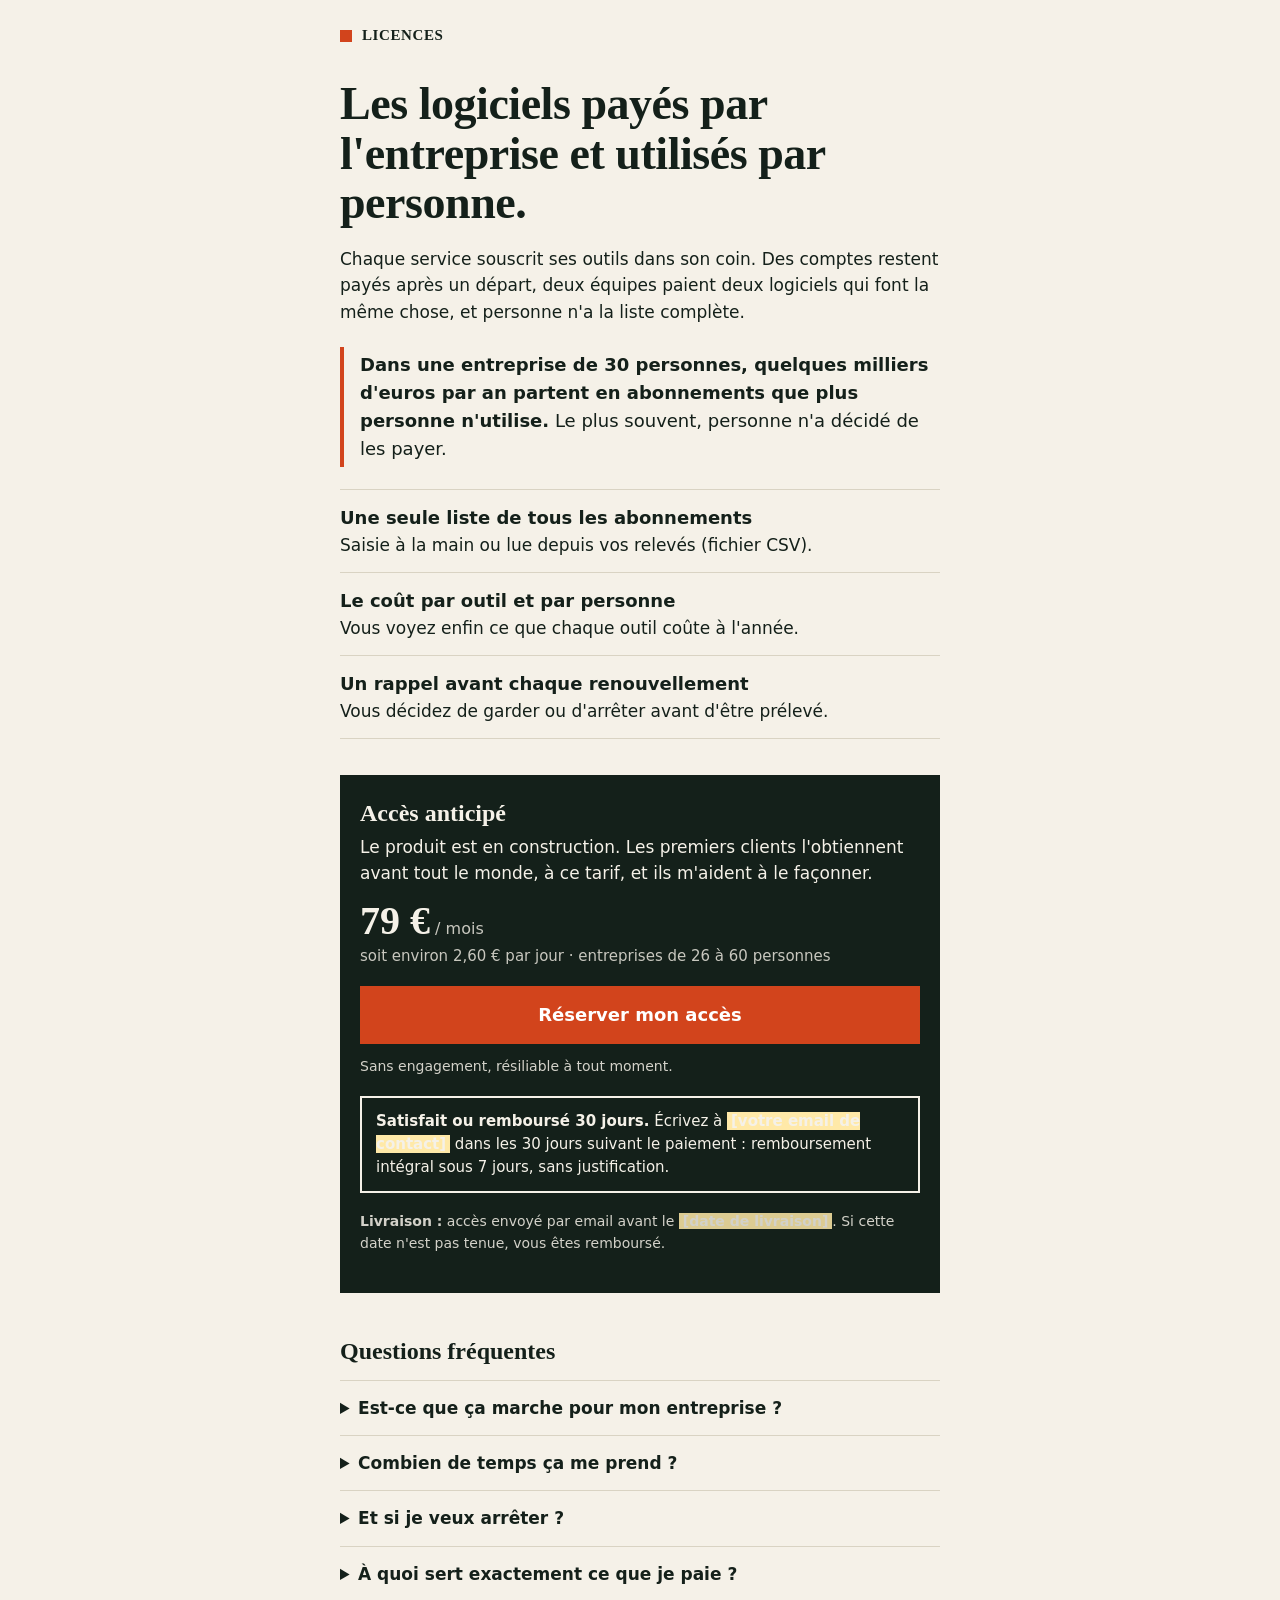
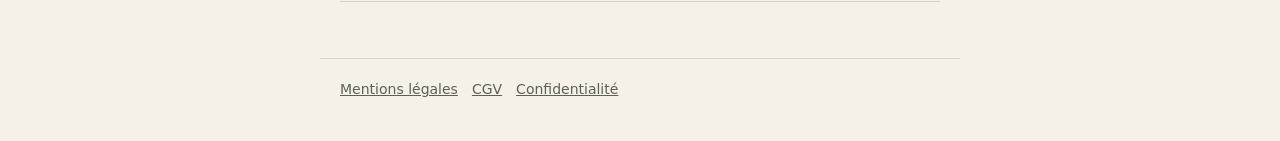
<file: index.html>
<!doctype html>
<html lang="fr">
<head>
<meta charset="utf-8">
<meta name="viewport" content="width=device-width,initial-scale=1">
<title>Licences — Les logiciels payés par l'entreprise et utilisés par personne</title>
<meta name="description" content="Retrouvez les abonnements logiciels que votre entreprise paie pour rien : comptes de personnes parties, doublons, renouvellements oubliés.">
<meta property="og:type" content="website">
<meta property="og:locale" content="fr_FR">
<meta property="og:title" content="Les logiciels payés par l'entreprise et utilisés par personne">
<meta property="og:description" content="Licences retrouve les abonnements inutiles de votre PME et vous prévient avant chaque renouvellement.">
<meta property="og:image" content="https://REMPLACER-PAR-VOTRE-DOMAINE.vercel.app/apercu.png">
<meta name="twitter:card" content="summary_large_image">
<link rel="stylesheet" href="style.css">
</head>
<body>
<main>
  <div class="marque">Licences</div>

  <h1>Les logiciels payés par l'entreprise et utilisés par personne.</h1>
  <p>Chaque service souscrit ses outils dans son coin. Des comptes restent payés après un départ, deux équipes paient deux logiciels qui font la même chose, et personne n'a la liste complète.</p>

  <p class="douleur"><strong>Dans une entreprise de 30 personnes, quelques milliers d'euros par an partent en abonnements que plus personne n'utilise.</strong> Le plus souvent, personne n'a décidé de les payer.</p>

  <ul class="benefices">
    <li><b>Une seule liste de tous les abonnements</b>Saisie à la main ou lue depuis vos relevés (fichier CSV).</li>
    <li><b>Le coût par outil et par personne</b>Vous voyez enfin ce que chaque outil coûte à l'année.</li>
    <li><b>Un rappel avant chaque renouvellement</b>Vous décidez de garder ou d'arrêter avant d'être prélevé.</li>
  </ul>

  <section class="offre" id="offre">
    <h2>Accès anticipé</h2>
    <p>Le produit est en construction. Les premiers clients l'obtiennent avant tout le monde, à ce tarif, et ils m'aident à le façonner.</p>
    <p class="prix">79 €<small> / mois</small></p>
    <p class="jour">soit environ 2,60 € par jour · entreprises de 26 à 60 personnes</p>
    <a class="bouton" href="https://REMPLACER-PAR-LE-LIEN-STRIPE">Réserver mon accès</a>
    <p class="note">Sans engagement, résiliable à tout moment.</p>
    <p class="garantie"><strong>Satisfait ou remboursé 30 jours.</strong> Écrivez à <span class="champ">[votre email de contact]</span> dans les 30 jours suivant le paiement : remboursement intégral sous 7 jours, sans justification.</p>
    <p class="note"><strong>Livraison :</strong> accès envoyé par email avant le <span class="champ">[date de livraison]</span>. Si cette date n'est pas tenue, vous êtes remboursé.</p>
  </section>

  <h2>Questions fréquentes</h2>
  <details><summary>Est-ce que ça marche pour mon entreprise ?</summary><p>Le produit est pensé pour les entreprises de 10 à 100 personnes sans service informatique dédié, qui paient des abonnements logiciels répartis entre plusieurs équipes.</p></details>
  <details><summary>Combien de temps ça me prend ?</summary><p>Quelques minutes pour charger vos relevés ou saisir vos abonnements. La liste, les coûts et les doublons s'affichent ensuite d'eux-mêmes.</p></details>
  <details><summary>Et si je veux arrêter ?</summary><p>Vous résiliez quand vous voulez, sans justification. Dans les 30 premiers jours, vous êtes en plus remboursé.</p></details>
  <details><summary>À quoi sert exactement ce que je paie ?</summary><p>À l'accès à Licences : l'inventaire de vos abonnements, le coût par outil et par personne, le repérage des comptes inutilisés et des doublons, et les rappels avant renouvellement.</p></details>
</main>
<footer>
  <a href="mentions-legales.html">Mentions légales</a><a href="cgv.html">CGV</a><a href="confidentialite.html">Confidentialité</a>
</footer>
</body>
</html>
</file>
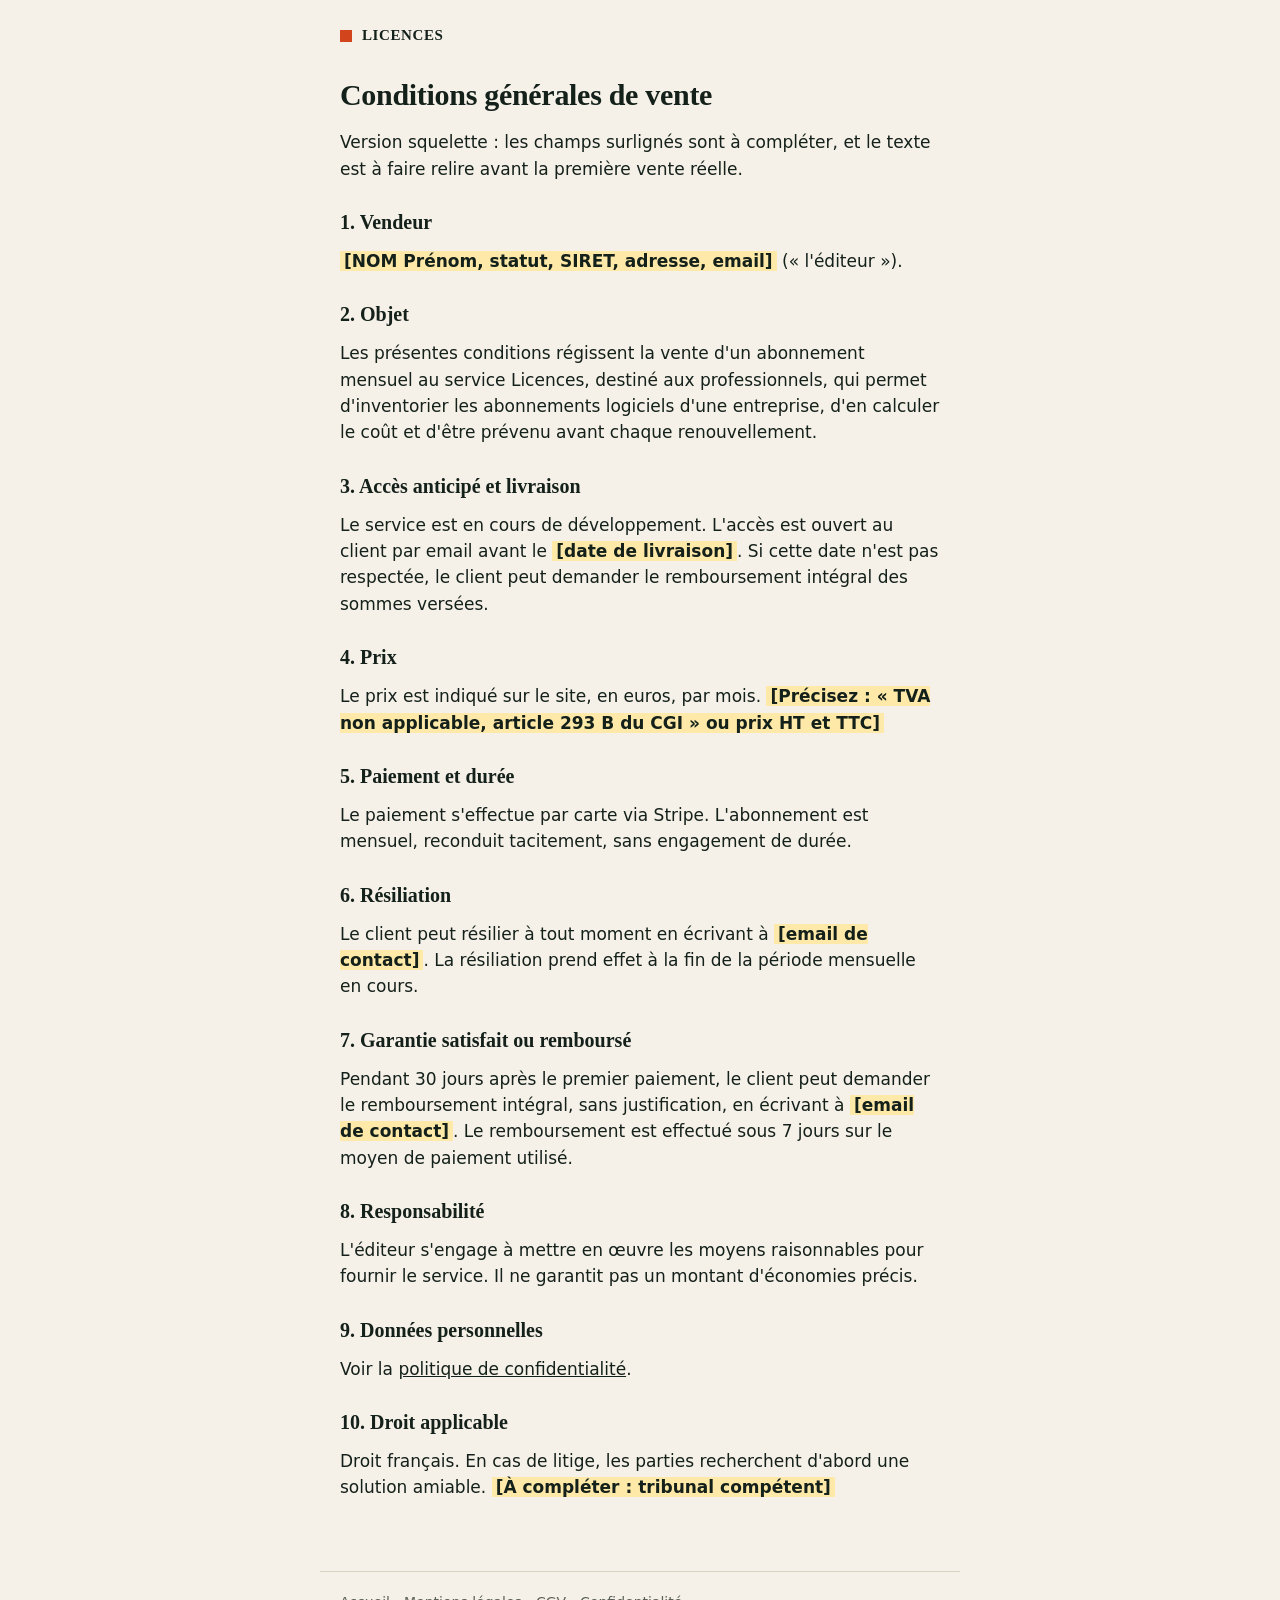
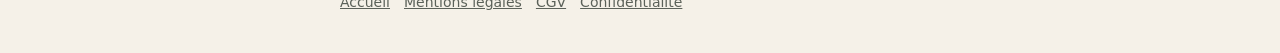
<file: cgv 2.html>
<!doctype html>
<html lang="fr">
<head>
<meta charset="utf-8">
<meta name="viewport" content="width=device-width,initial-scale=1">
<title>Conditions générales de vente — Licences</title>
<meta name="description" content="Conditions générales de vente de Licences.">
<link rel="stylesheet" href="style.css">
</head>
<body>
<main class="legal">
  <div class="marque"><a href="index.html" style="text-decoration:none;color:inherit">Licences</a></div>
  <h1>Conditions générales de vente</h1>
  <p>Version squelette : les champs surlignés sont à compléter, et le texte est à faire relire avant la première vente réelle.</p>

  <h2>1. Vendeur</h2>
  <p><span class="champ">[NOM Prénom, statut, SIRET, adresse, email]</span> (« l'éditeur »).</p>

  <h2>2. Objet</h2>
  <p>Les présentes conditions régissent la vente d'un abonnement mensuel au service Licences, destiné aux professionnels, qui permet d'inventorier les abonnements logiciels d'une entreprise, d'en calculer le coût et d'être prévenu avant chaque renouvellement.</p>

  <h2>3. Accès anticipé et livraison</h2>
  <p>Le service est en cours de développement. L'accès est ouvert au client par email avant le <span class="champ">[date de livraison]</span>. Si cette date n'est pas respectée, le client peut demander le remboursement intégral des sommes versées.</p>

  <h2>4. Prix</h2>
  <p>Le prix est indiqué sur le site, en euros, par mois. <span class="champ">[Précisez : « TVA non applicable, article 293 B du CGI » ou prix HT et TTC]</span></p>

  <h2>5. Paiement et durée</h2>
  <p>Le paiement s'effectue par carte via Stripe. L'abonnement est mensuel, reconduit tacitement, sans engagement de durée.</p>

  <h2>6. Résiliation</h2>
  <p>Le client peut résilier à tout moment en écrivant à <span class="champ">[email de contact]</span>. La résiliation prend effet à la fin de la période mensuelle en cours.</p>

  <h2>7. Garantie satisfait ou remboursé</h2>
  <p>Pendant 30 jours après le premier paiement, le client peut demander le remboursement intégral, sans justification, en écrivant à <span class="champ">[email de contact]</span>. Le remboursement est effectué sous 7 jours sur le moyen de paiement utilisé.</p>

  <h2>8. Responsabilité</h2>
  <p>L'éditeur s'engage à mettre en œuvre les moyens raisonnables pour fournir le service. Il ne garantit pas un montant d'économies précis.</p>

  <h2>9. Données personnelles</h2>
  <p>Voir la <a href="confidentialite.html">politique de confidentialité</a>.</p>

  <h2>10. Droit applicable</h2>
  <p>Droit français. En cas de litige, les parties recherchent d'abord une solution amiable. <span class="champ">[À compléter : tribunal compétent]</span></p>
</main>
<footer><a href="index.html">Accueil</a><a href="mentions-legales.html">Mentions légales</a><a href="cgv.html">CGV</a><a href="confidentialite.html">Confidentialité</a></footer>
</body>
</html>
</file>
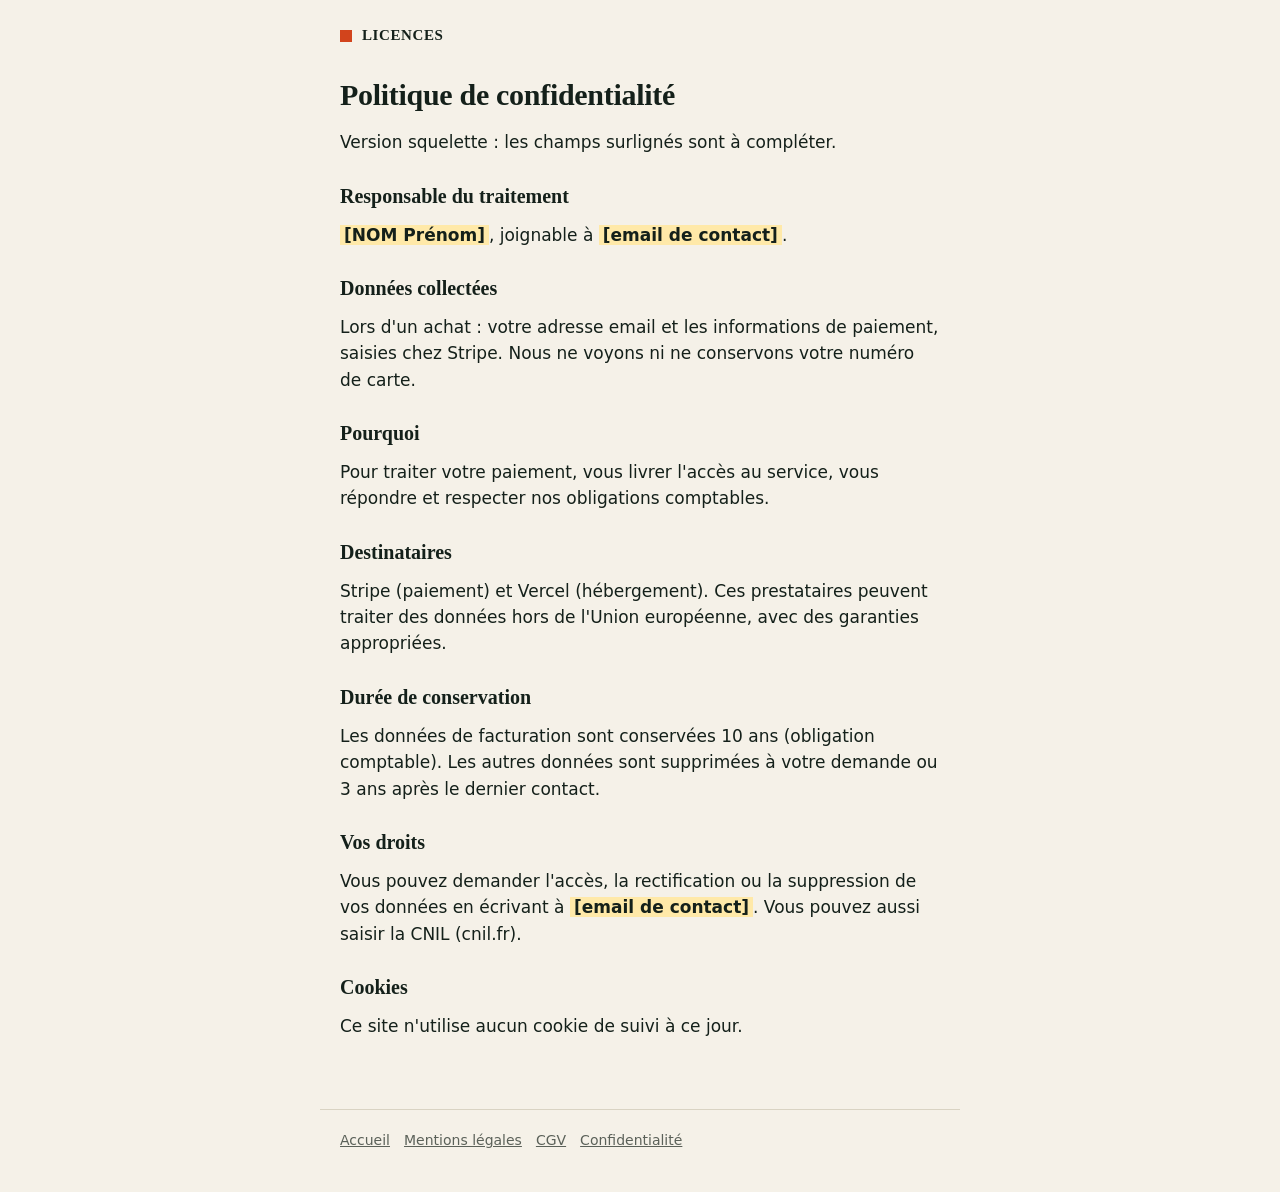
<file: confidentialite.html>
<!doctype html>
<html lang="fr">
<head>
<meta charset="utf-8">
<meta name="viewport" content="width=device-width,initial-scale=1">
<title>Politique de confidentialité — Licences</title>
<meta name="description" content="Politique de confidentialité de Licences.">
<link rel="stylesheet" href="style.css">
</head>
<body>
<main class="legal">
  <div class="marque"><a href="index.html" style="text-decoration:none;color:inherit">Licences</a></div>
  <h1>Politique de confidentialité</h1>
  <p>Version squelette : les champs surlignés sont à compléter.</p>

  <h2>Responsable du traitement</h2>
  <p><span class="champ">[NOM Prénom]</span>, joignable à <span class="champ">[email de contact]</span>.</p>

  <h2>Données collectées</h2>
  <p>Lors d'un achat : votre adresse email et les informations de paiement, saisies chez Stripe. Nous ne voyons ni ne conservons votre numéro de carte.</p>

  <h2>Pourquoi</h2>
  <p>Pour traiter votre paiement, vous livrer l'accès au service, vous répondre et respecter nos obligations comptables.</p>

  <h2>Destinataires</h2>
  <p>Stripe (paiement) et Vercel (hébergement). Ces prestataires peuvent traiter des données hors de l'Union européenne, avec des garanties appropriées.</p>

  <h2>Durée de conservation</h2>
  <p>Les données de facturation sont conservées 10 ans (obligation comptable). Les autres données sont supprimées à votre demande ou 3 ans après le dernier contact.</p>

  <h2>Vos droits</h2>
  <p>Vous pouvez demander l'accès, la rectification ou la suppression de vos données en écrivant à <span class="champ">[email de contact]</span>. Vous pouvez aussi saisir la CNIL (cnil.fr).</p>

  <h2>Cookies</h2>
  <p>Ce site n'utilise aucun cookie de suivi à ce jour.</p>
</main>
<footer><a href="index.html">Accueil</a><a href="mentions-legales.html">Mentions légales</a><a href="cgv.html">CGV</a><a href="confidentialite.html">Confidentialité</a></footer>
</body>
</html>
</file>
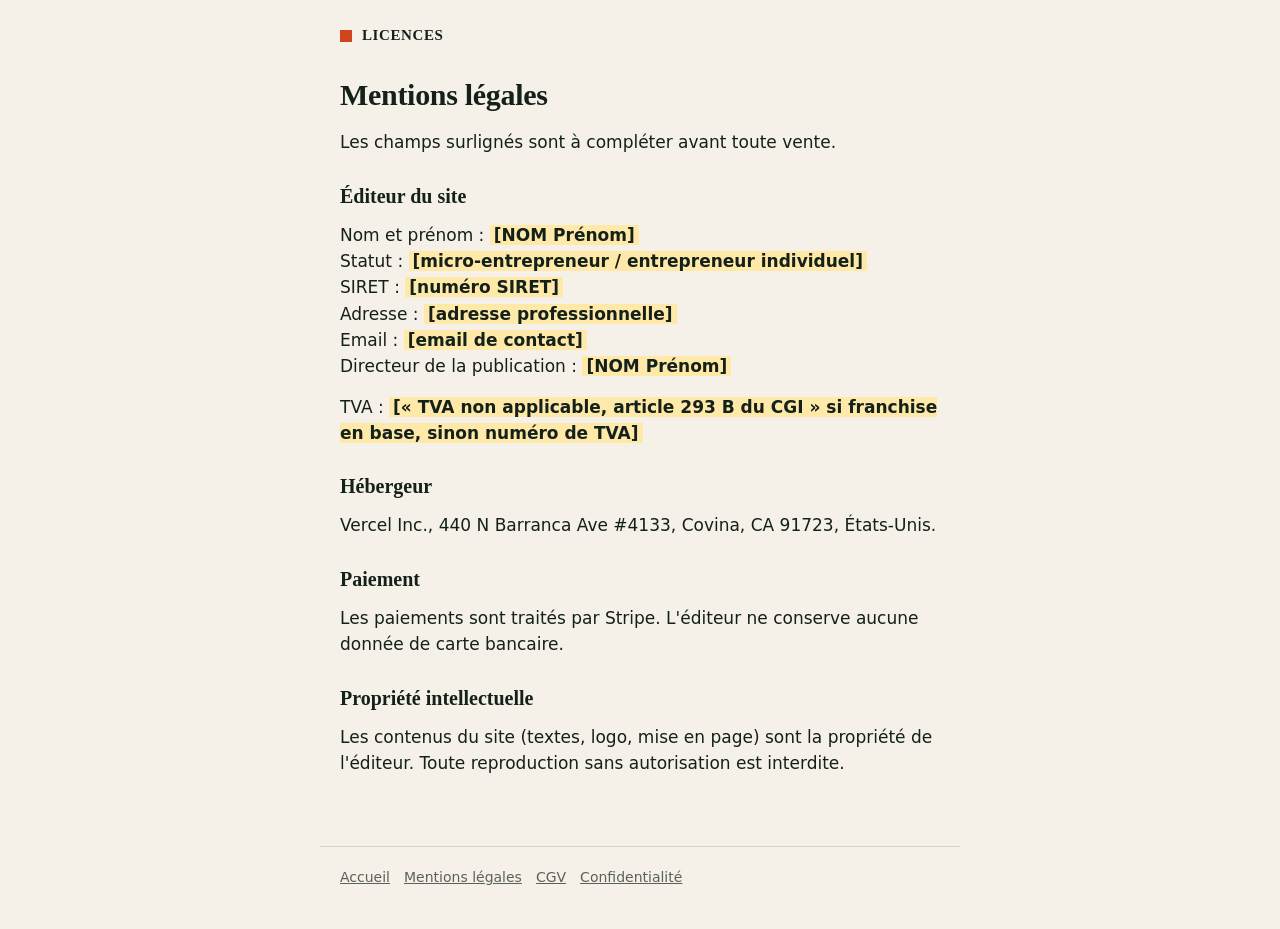
<file: mentions-legales.html>
<!doctype html>
<html lang="fr">
<head>
<meta charset="utf-8">
<meta name="viewport" content="width=device-width,initial-scale=1">
<title>Mentions légales — Licences</title>
<meta name="description" content="Mentions légales du site Licences.">
<link rel="stylesheet" href="style.css">
</head>
<body>
<main class="legal">
  <div class="marque"><a href="index.html" style="text-decoration:none;color:inherit">Licences</a></div>
  <h1>Mentions légales</h1>
  <p>Les champs surlignés sont à compléter avant toute vente.</p>

  <h2>Éditeur du site</h2>
  <p>Nom et prénom : <span class="champ">[NOM Prénom]</span><br>
  Statut : <span class="champ">[micro-entrepreneur / entrepreneur individuel]</span><br>
  SIRET : <span class="champ">[numéro SIRET]</span><br>
  Adresse : <span class="champ">[adresse professionnelle]</span><br>
  Email : <span class="champ">[email de contact]</span><br>
  Directeur de la publication : <span class="champ">[NOM Prénom]</span></p>
  <p>TVA : <span class="champ">[« TVA non applicable, article 293 B du CGI » si franchise en base, sinon numéro de TVA]</span></p>

  <h2>Hébergeur</h2>
  <p>Vercel Inc., 440 N Barranca Ave #4133, Covina, CA 91723, États-Unis.</p>

  <h2>Paiement</h2>
  <p>Les paiements sont traités par Stripe. L'éditeur ne conserve aucune donnée de carte bancaire.</p>

  <h2>Propriété intellectuelle</h2>
  <p>Les contenus du site (textes, logo, mise en page) sont la propriété de l'éditeur. Toute reproduction sans autorisation est interdite.</p>
</main>
<footer><a href="index.html">Accueil</a><a href="mentions-legales.html">Mentions légales</a><a href="cgv.html">CGV</a><a href="confidentialite.html">Confidentialité</a></footer>
</body>
</html>
</file>
<file: style.css>
:root{--encre:#14201A;--braise:#D2441C;--papier:#F5F1E8;--trait:#D9D3C3;--gris:#5B6159}
*{box-sizing:border-box;margin:0;padding:0}
html{-webkit-text-size-adjust:100%}
body{background:var(--papier);color:var(--encre);font:17px/1.55 system-ui,-apple-system,"Segoe UI",Roboto,sans-serif}
main{max-width:640px;margin:0 auto;padding:28px 20px 56px}
.marque{font:700 15px/1 Georgia,serif;letter-spacing:.04em;text-transform:uppercase;margin-bottom:36px;display:flex;align-items:center;gap:10px}
.marque::before{content:"";width:12px;height:12px;background:var(--braise);display:inline-block}
h1{font:700 clamp(32px,9vw,46px)/1.08 Georgia,"Times New Roman",serif;letter-spacing:-.01em;margin-bottom:18px}
h2{font:700 24px/1.2 Georgia,serif;margin:44px 0 14px}
p{margin-bottom:14px}
.douleur{border-left:4px solid var(--braise);padding:4px 0 4px 16px;margin:22px 0;font-size:18px}
.douleur strong{font-weight:700}
ul.benefices{list-style:none;margin:20px 0}
ul.benefices li{padding:14px 0;border-top:1px solid var(--trait)}
ul.benefices li:last-child{border-bottom:1px solid var(--trait)}
ul.benefices b{display:block;font-size:18px}
.offre{background:var(--encre);color:var(--papier);padding:24px 20px;margin:36px 0 0}
.offre h2{margin:0 0 6px;color:var(--papier)}
.prix{font:700 40px/1 Georgia,serif;margin:14px 0 4px}
.prix small{font:400 16px system-ui,sans-serif;opacity:.8}
.jour{opacity:.8;font-size:15px;margin-bottom:18px}
.bouton{display:block;width:100%;text-align:center;background:var(--braise);color:#fff;text-decoration:none;font:700 18px/1 system-ui,sans-serif;padding:20px 16px;min-height:56px;border:0}
.bouton:active{transform:translateY(1px)}
.note{font-size:14px;opacity:.85;margin-top:12px}
.garantie{border:2px solid var(--papier);padding:12px 14px;margin:18px 0;font-size:15px}
details{border-top:1px solid var(--trait);padding:14px 0}
details:last-of-type{border-bottom:1px solid var(--trait)}
summary{font-weight:700;cursor:pointer;min-height:24px}
details p{margin:10px 0 0;color:var(--gris)}
footer{max-width:640px;margin:0 auto;padding:20px 20px 40px;font-size:14px;color:var(--gris);border-top:1px solid var(--trait)}
footer a{color:var(--gris);margin-right:14px}
.legal h1{font-size:30px}
.legal h2{font-size:20px;margin-top:28px}
.champ{background:#FFE9A8;padding:0 4px;font-weight:700}
a{color:var(--encre)}
</file>
